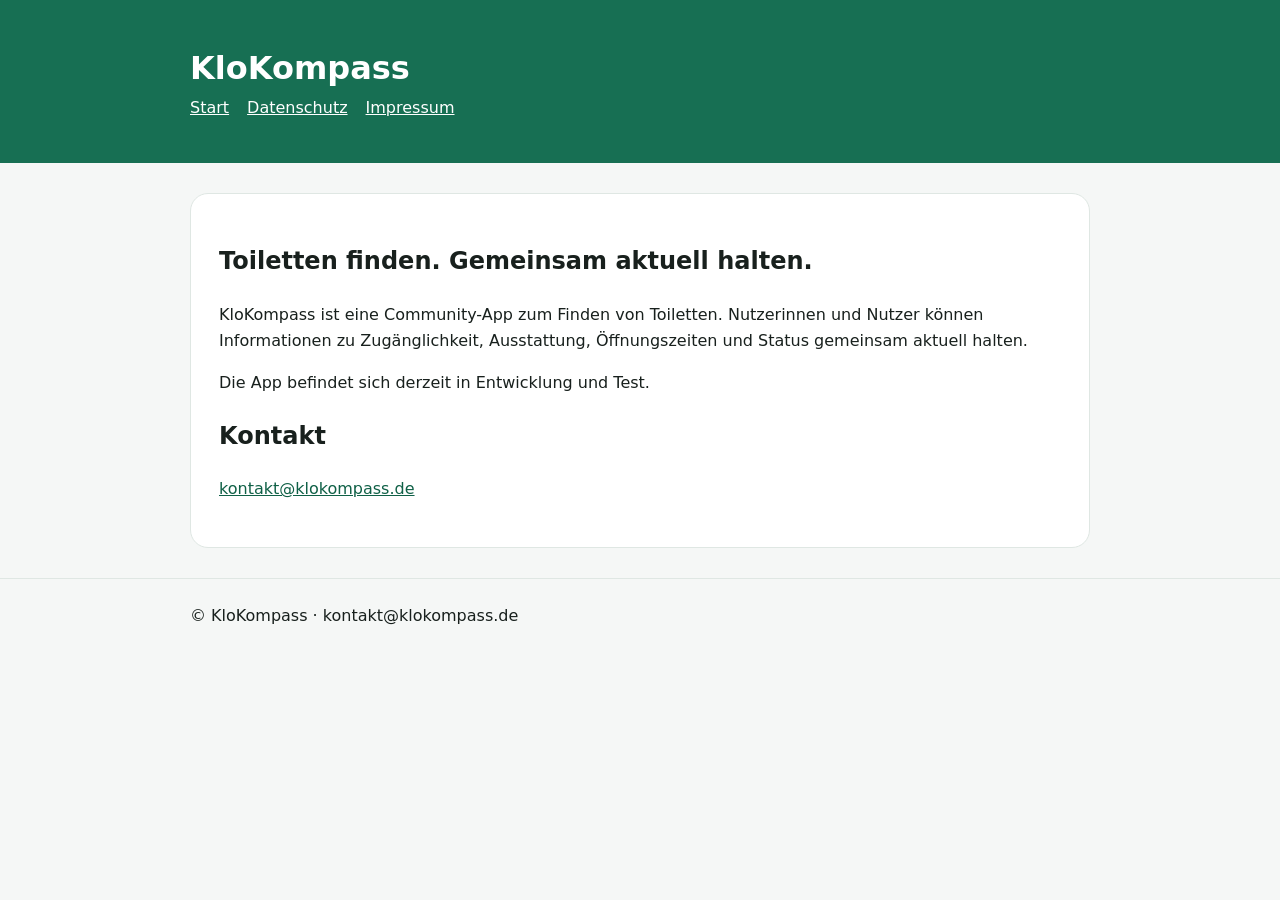
<file: index.html>
<!doctype html><html lang="de"><head><meta charset="utf-8"><meta name="viewport" content="width=device-width,initial-scale=1"><title>KloKompass – Toiletten finden</title><link rel="stylesheet" href="style.css"></head><body><header><div class="wrap"><div class="brand">KloKompass</div><nav><a href="index.html">Start</a><a href="datenschutz.html">Datenschutz</a><a href="impressum.html">Impressum</a></nav></div></header><main class="wrap"><article class="card"><h1>Toiletten finden. Gemeinsam aktuell halten.</h1><p>KloKompass ist eine Community-App zum Finden von Toiletten. Nutzerinnen und Nutzer können Informationen zu Zugänglichkeit, Ausstattung, Öffnungszeiten und Status gemeinsam aktuell halten.</p><p>Die App befindet sich derzeit in Entwicklung und Test.</p><h2>Kontakt</h2><p><a href="mailto:kontakt@klokompass.de">kontakt@klokompass.de</a></p></article></main><footer><div class="wrap">© KloKompass · kontakt@klokompass.de</div></footer></body></html>
</file>
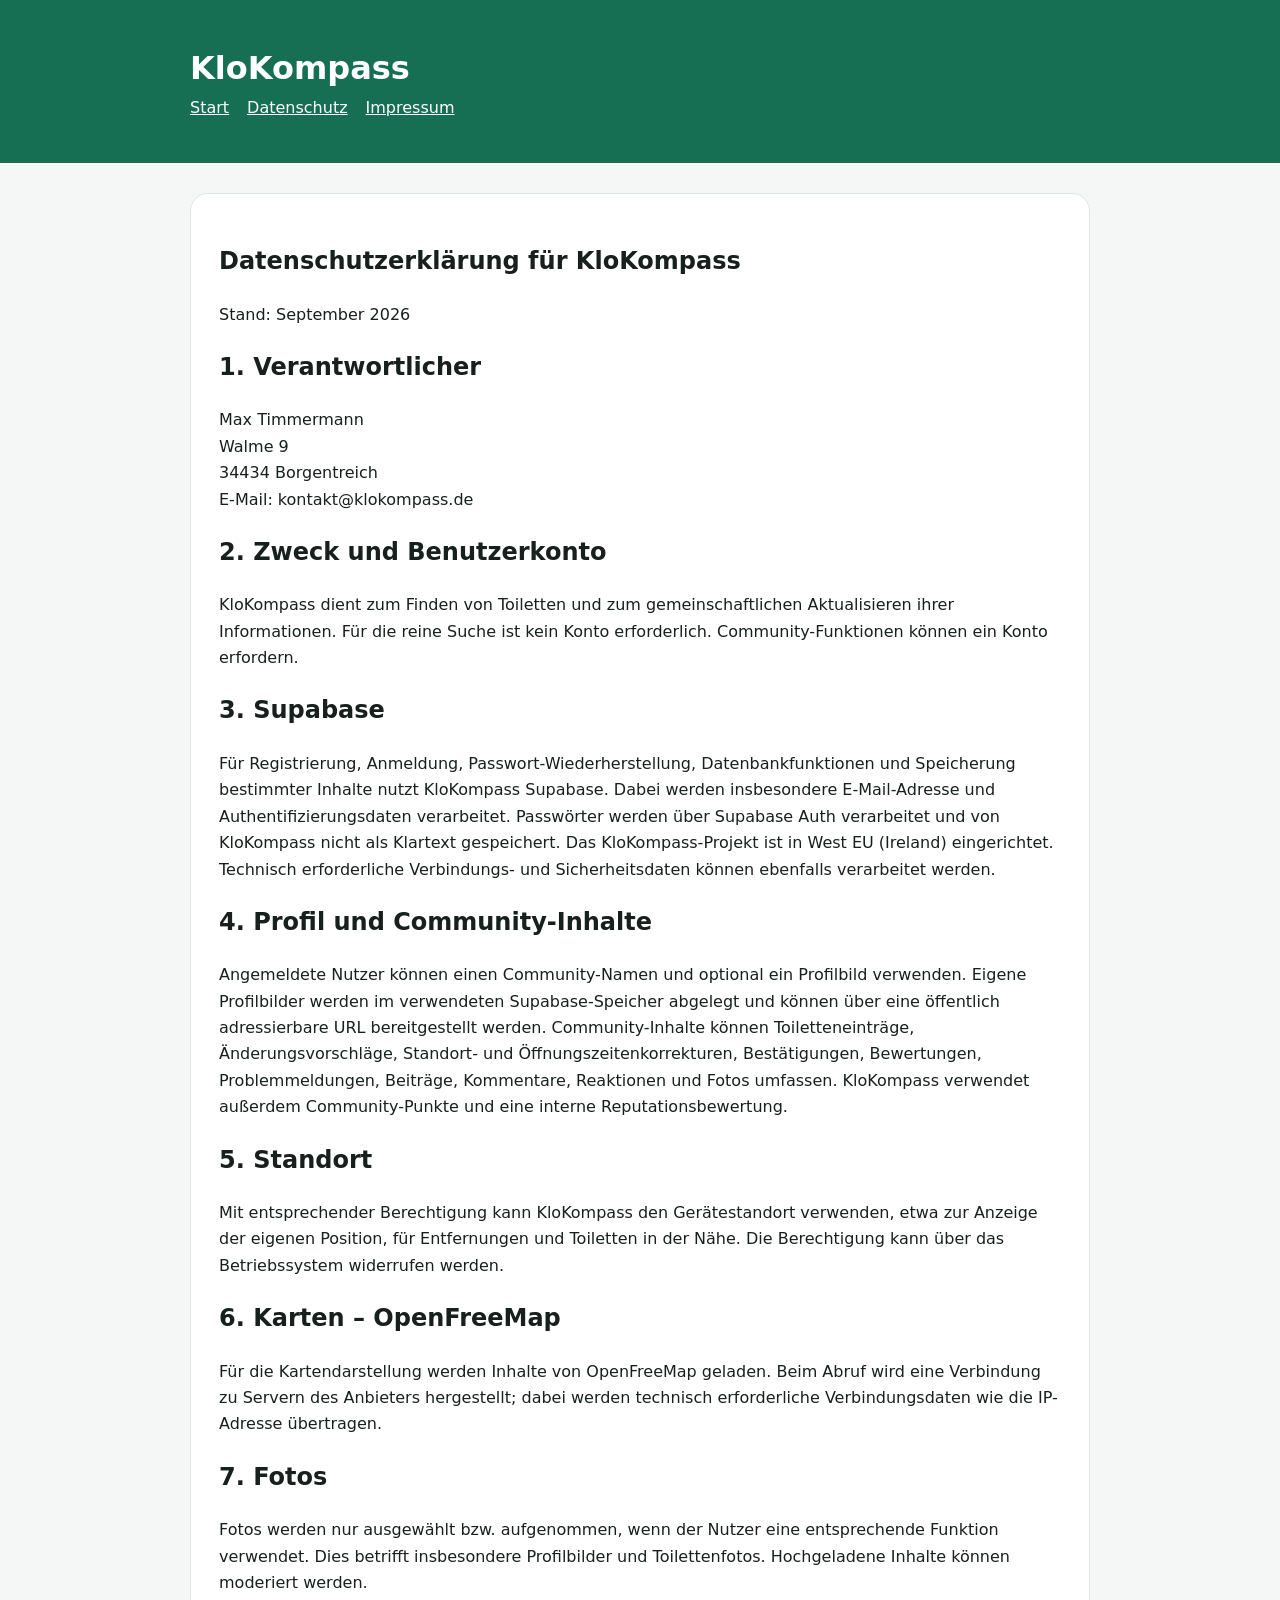
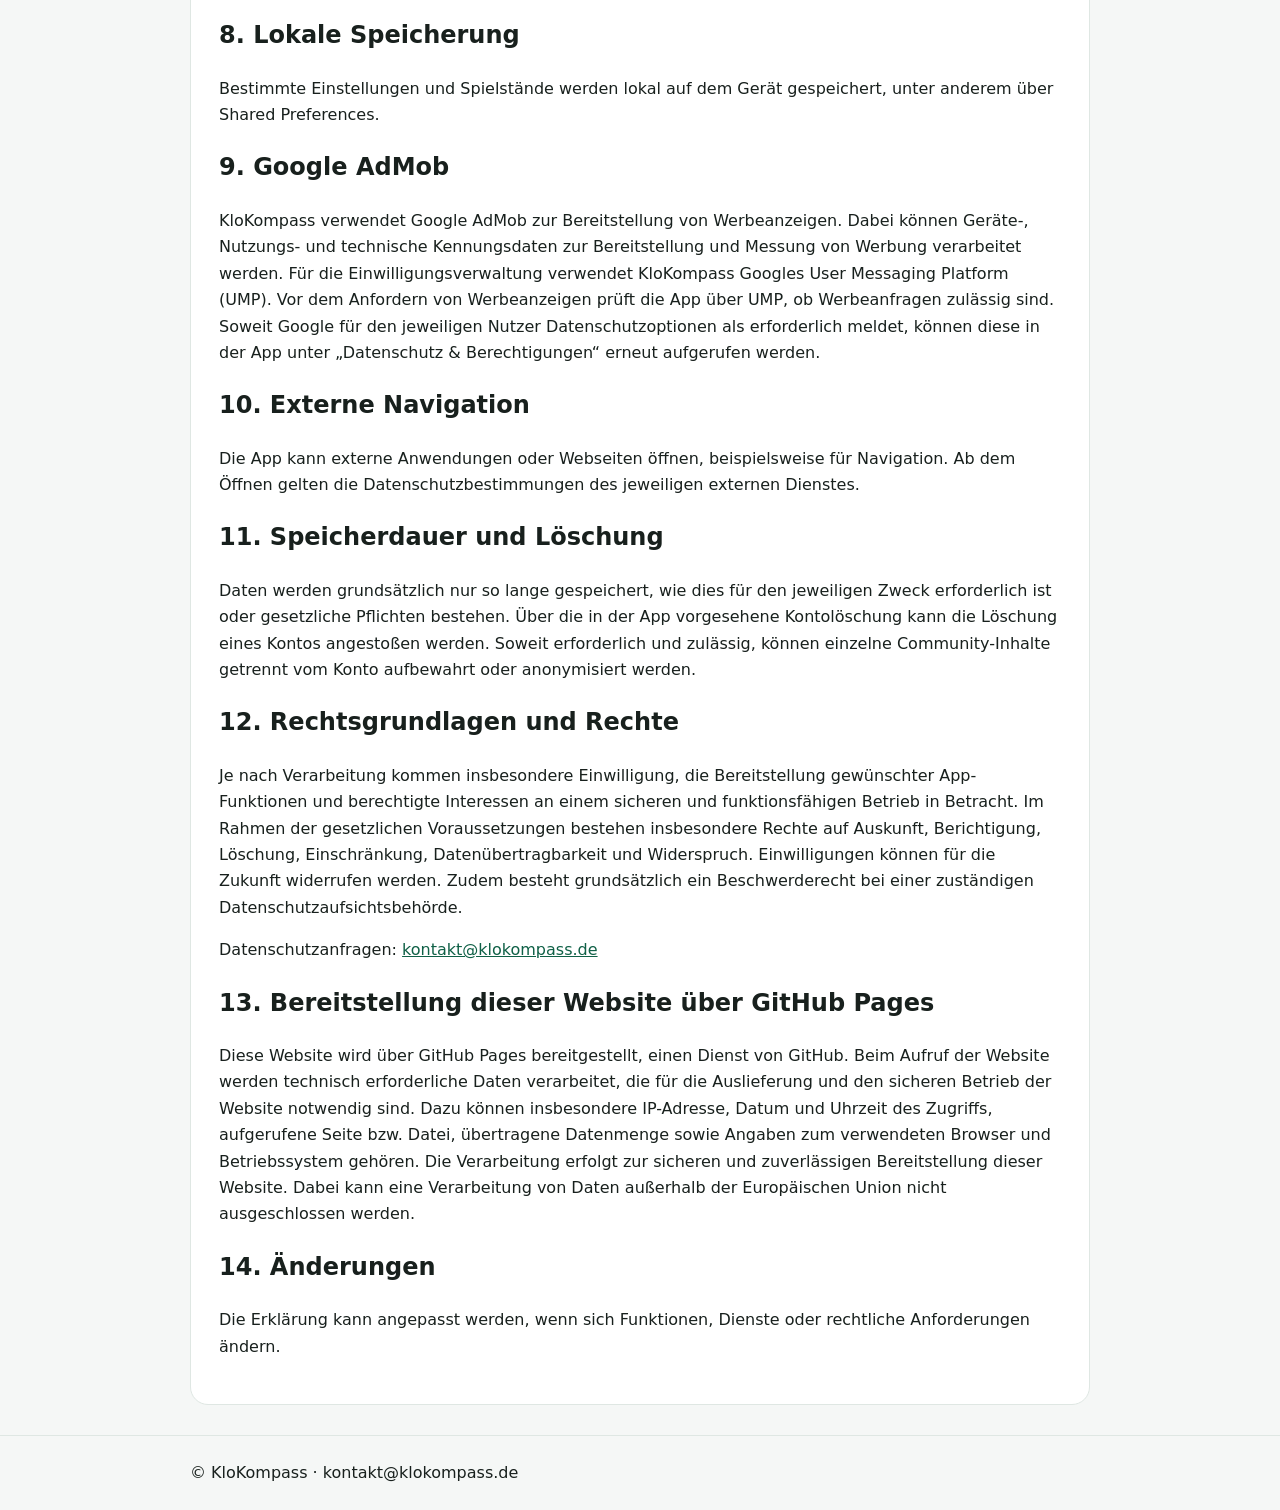
<file: datenschutz.html>
<!doctype html><html lang="de"><head><meta charset="utf-8"><meta name="viewport" content="width=device-width,initial-scale=1"><title>Datenschutzerklärung – KloKompass</title><link rel="stylesheet" href="style.css"></head><body><header><div class="wrap"><div class="brand">KloKompass</div><nav><a href="index.html">Start</a><a href="datenschutz.html">Datenschutz</a><a href="impressum.html">Impressum</a></nav></div></header><main class="wrap"><article class="card"><h1>Datenschutzerklärung für KloKompass</h1><p>Stand: September 2026</p><h2>1. Verantwortlicher</h2><p>Max Timmermann<br>Walme 9<br>34434 Borgentreich<br>E-Mail: kontakt@klokompass.de</p>
<h2>2. Zweck und Benutzerkonto</h2><p>KloKompass dient zum Finden von Toiletten und zum gemeinschaftlichen Aktualisieren ihrer Informationen. Für die reine Suche ist kein Konto erforderlich. Community-Funktionen können ein Konto erfordern.</p>
<h2>3. Supabase</h2><p>Für Registrierung, Anmeldung, Passwort-Wiederherstellung, Datenbankfunktionen und Speicherung bestimmter Inhalte nutzt KloKompass Supabase. Dabei werden insbesondere E-Mail-Adresse und Authentifizierungsdaten verarbeitet. Passwörter werden über Supabase Auth verarbeitet und von KloKompass nicht als Klartext gespeichert. Das KloKompass-Projekt ist in West EU (Ireland) eingerichtet. Technisch erforderliche Verbindungs- und Sicherheitsdaten können ebenfalls verarbeitet werden.</p>
<h2>4. Profil und Community-Inhalte</h2><p>Angemeldete Nutzer können einen Community-Namen und optional ein Profilbild verwenden. Eigene Profilbilder werden im verwendeten Supabase-Speicher abgelegt und können über eine öffentlich adressierbare URL bereitgestellt werden. Community-Inhalte können Toiletteneinträge, Änderungsvorschläge, Standort- und Öffnungszeitenkorrekturen, Bestätigungen, Bewertungen, Problemmeldungen, Beiträge, Kommentare, Reaktionen und Fotos umfassen. KloKompass verwendet außerdem Community-Punkte und eine interne Reputationsbewertung.</p>
<h2>5. Standort</h2><p>Mit entsprechender Berechtigung kann KloKompass den Gerätestandort verwenden, etwa zur Anzeige der eigenen Position, für Entfernungen und Toiletten in der Nähe. Die Berechtigung kann über das Betriebssystem widerrufen werden.</p>
<h2>6. Karten – OpenFreeMap</h2><p>Für die Kartendarstellung werden Inhalte von OpenFreeMap geladen. Beim Abruf wird eine Verbindung zu Servern des Anbieters hergestellt; dabei werden technisch erforderliche Verbindungsdaten wie die IP-Adresse übertragen.</p>
<h2>7. Fotos</h2><p>Fotos werden nur ausgewählt bzw. aufgenommen, wenn der Nutzer eine entsprechende Funktion verwendet. Dies betrifft insbesondere Profilbilder und Toilettenfotos. Hochgeladene Inhalte können moderiert werden.</p>
<h2>8. Lokale Speicherung</h2><p>Bestimmte Einstellungen und Spielstände werden lokal auf dem Gerät gespeichert, unter anderem über Shared Preferences.</p>
<h2>9. Google AdMob</h2><p>KloKompass verwendet Google AdMob zur Bereitstellung von Werbeanzeigen. Dabei können Geräte-, Nutzungs- und technische Kennungsdaten zur Bereitstellung und Messung von Werbung verarbeitet werden. Für die Einwilligungsverwaltung verwendet KloKompass Googles User Messaging Platform (UMP). Vor dem Anfordern von Werbeanzeigen prüft die App über UMP, ob Werbeanfragen zulässig sind. Soweit Google für den jeweiligen Nutzer Datenschutzoptionen als erforderlich meldet, können diese in der App unter „Datenschutz &amp; Berechtigungen“ erneut aufgerufen werden.</p>
<h2>10. Externe Navigation</h2><p>Die App kann externe Anwendungen oder Webseiten öffnen, beispielsweise für Navigation. Ab dem Öffnen gelten die Datenschutzbestimmungen des jeweiligen externen Dienstes.</p>
<h2>11. Speicherdauer und Löschung</h2><p>Daten werden grundsätzlich nur so lange gespeichert, wie dies für den jeweiligen Zweck erforderlich ist oder gesetzliche Pflichten bestehen. Über die in der App vorgesehene Kontolöschung kann die Löschung eines Kontos angestoßen werden. Soweit erforderlich und zulässig, können einzelne Community-Inhalte getrennt vom Konto aufbewahrt oder anonymisiert werden.</p>
<h2>12. Rechtsgrundlagen und Rechte</h2><p>Je nach Verarbeitung kommen insbesondere Einwilligung, die Bereitstellung gewünschter App-Funktionen und berechtigte Interessen an einem sicheren und funktionsfähigen Betrieb in Betracht. Im Rahmen der gesetzlichen Voraussetzungen bestehen insbesondere Rechte auf Auskunft, Berichtigung, Löschung, Einschränkung, Datenübertragbarkeit und Widerspruch. Einwilligungen können für die Zukunft widerrufen werden. Zudem besteht grundsätzlich ein Beschwerderecht bei einer zuständigen Datenschutzaufsichtsbehörde.</p><p>Datenschutzanfragen: <a href="mailto:kontakt@klokompass.de">kontakt@klokompass.de</a></p>
<h2>13. Bereitstellung dieser Website über GitHub Pages</h2><p>Diese Website wird über GitHub Pages bereitgestellt, einen Dienst von GitHub. Beim Aufruf der Website werden technisch erforderliche Daten verarbeitet, die für die Auslieferung und den sicheren Betrieb der Website notwendig sind. Dazu können insbesondere IP-Adresse, Datum und Uhrzeit des Zugriffs, aufgerufene Seite bzw. Datei, übertragene Datenmenge sowie Angaben zum verwendeten Browser und Betriebssystem gehören. Die Verarbeitung erfolgt zur sicheren und zuverlässigen Bereitstellung dieser Website. Dabei kann eine Verarbeitung von Daten außerhalb der Europäischen Union nicht ausgeschlossen werden.</p>
<h2>14. Änderungen</h2><p>Die Erklärung kann angepasst werden, wenn sich Funktionen, Dienste oder rechtliche Anforderungen ändern.</p></article></main><footer><div class="wrap">© KloKompass · kontakt@klokompass.de</div></footer></body></html>
</file>
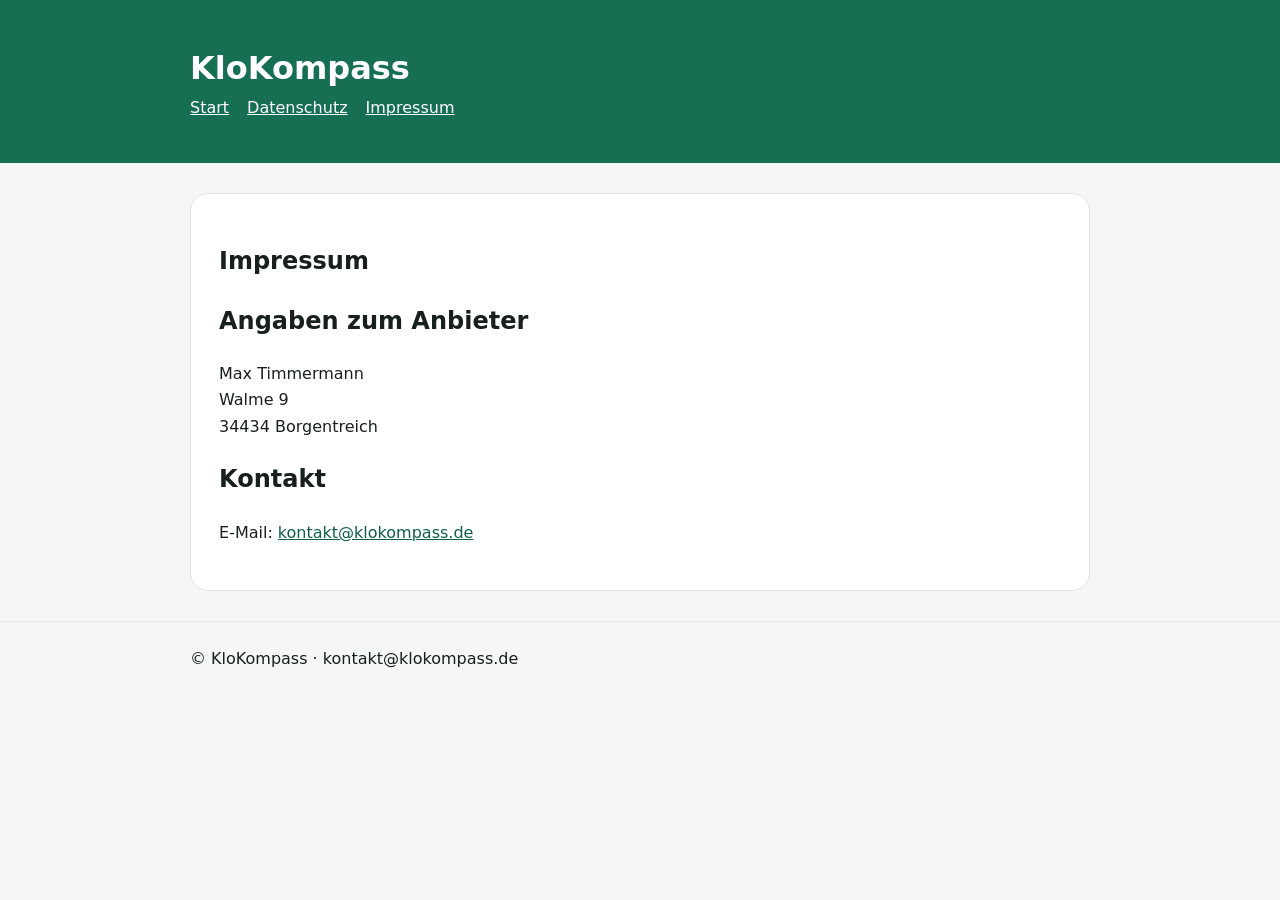
<file: impressum.html>
<!doctype html><html lang="de"><head><meta charset="utf-8"><meta name="viewport" content="width=device-width,initial-scale=1"><title>Impressum – KloKompass</title><link rel="stylesheet" href="style.css"></head><body><header><div class="wrap"><div class="brand">KloKompass</div><nav><a href="index.html">Start</a><a href="datenschutz.html">Datenschutz</a><a href="impressum.html">Impressum</a></nav></div></header><main class="wrap"><article class="card"><h1>Impressum</h1><h2>Angaben zum Anbieter</h2><p>Max Timmermann<br>Walme 9<br>34434 Borgentreich</p><h2>Kontakt</h2><p>E-Mail: <a href="mailto:kontakt@klokompass.de">kontakt@klokompass.de</a></p></article></main><footer><div class="wrap">© KloKompass · kontakt@klokompass.de</div></footer></body></html>
</file>
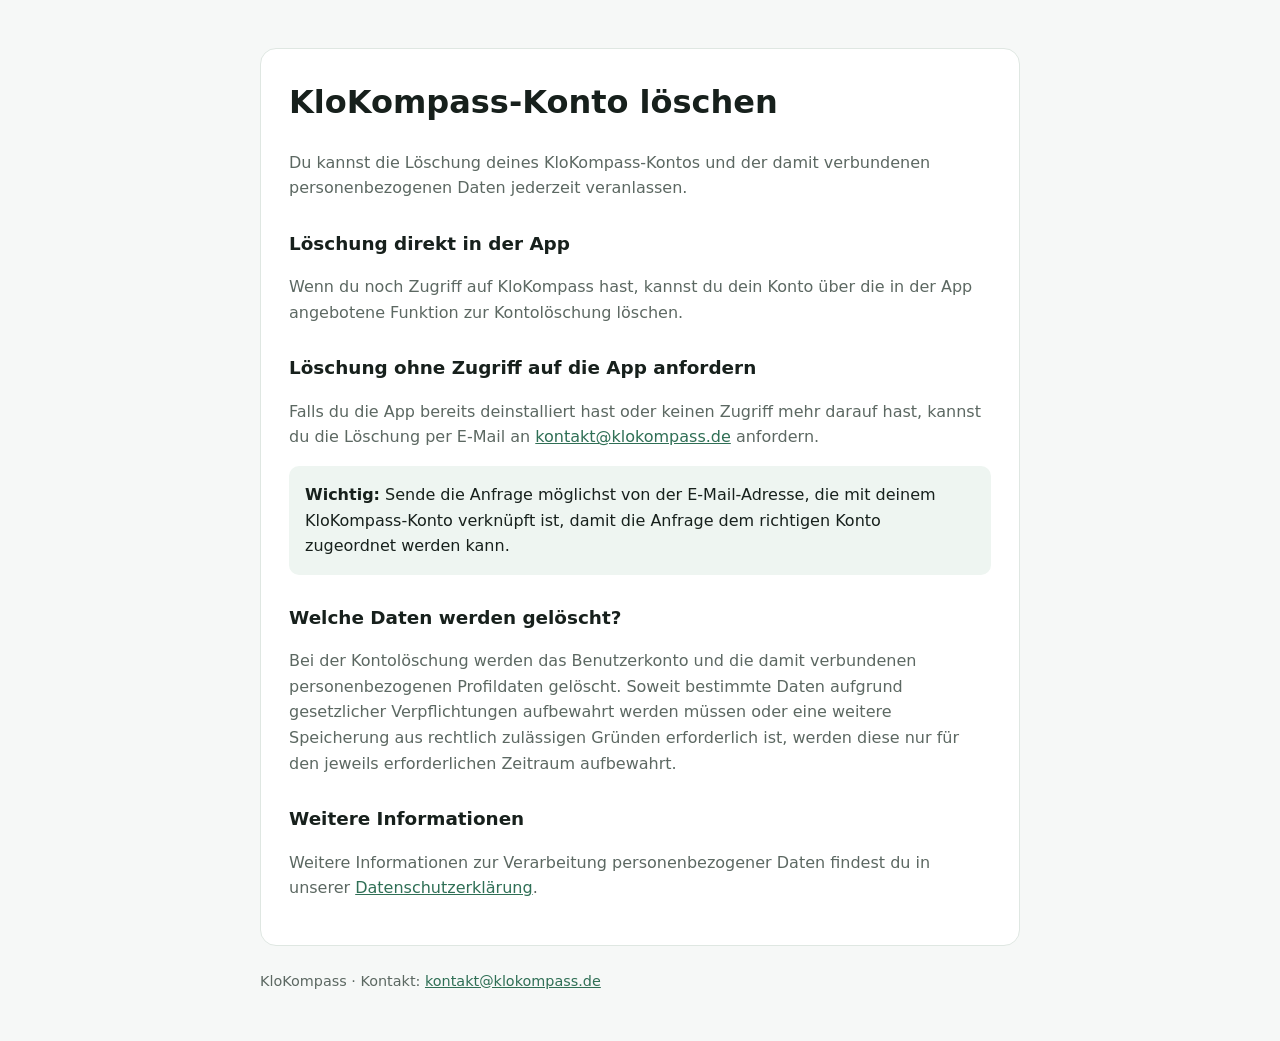
<file: konto-loeschen.html>
<!doctype html>
<html lang="de">
<head>
<meta charset="utf-8"><meta name="viewport" content="width=device-width,initial-scale=1">
<title>KloKompass – Konto löschen</title>
<meta name="description" content="Informationen zur Löschung eines KloKompass-Kontos und der zugehörigen Daten.">
<style>
body{margin:0;font-family:system-ui,-apple-system,"Segoe UI",sans-serif;background:#f6f8f7;color:#17201c;line-height:1.6}
main{max-width:760px;margin:auto;padding:48px 20px}.card{background:#fff;border:1px solid #dfe7e2;border-radius:16px;padding:28px}
h1{margin-top:0}h2{margin-top:28px;font-size:1.15rem}p,li{color:#5c6862}a{color:#2f6f55}.note{padding:16px;background:#eef5f1;border-radius:10px}
footer{margin-top:24px;font-size:.9rem;color:#5c6862}
</style>
</head>
<body><main><div class="card">
<h1>KloKompass-Konto löschen</h1>
<p>Du kannst die Löschung deines KloKompass-Kontos und der damit verbundenen personenbezogenen Daten jederzeit veranlassen.</p>

<h2>Löschung direkt in der App</h2>
<p>Wenn du noch Zugriff auf KloKompass hast, kannst du dein Konto über die in der App angebotene Funktion zur Kontolöschung löschen.</p>

<h2>Löschung ohne Zugriff auf die App anfordern</h2>
<p>Falls du die App bereits deinstalliert hast oder keinen Zugriff mehr darauf hast, kannst du die Löschung per E-Mail an
<a href="mailto:kontakt@klokompass.de?subject=KloKompass%20-%20Konto%20löschen">kontakt@klokompass.de</a> anfordern.</p>

<div class="note"><strong>Wichtig:</strong> Sende die Anfrage möglichst von der E-Mail-Adresse, die mit deinem KloKompass-Konto verknüpft ist, damit die Anfrage dem richtigen Konto zugeordnet werden kann.</div>

<h2>Welche Daten werden gelöscht?</h2>
<p>Bei der Kontolöschung werden das Benutzerkonto und die damit verbundenen personenbezogenen Profildaten gelöscht. Soweit bestimmte Daten aufgrund gesetzlicher Verpflichtungen aufbewahrt werden müssen oder eine weitere Speicherung aus rechtlich zulässigen Gründen erforderlich ist, werden diese nur für den jeweils erforderlichen Zeitraum aufbewahrt.</p>

<h2>Weitere Informationen</h2>
<p>Weitere Informationen zur Verarbeitung personenbezogener Daten findest du in unserer
<a href="https://klokompass.de/datenschutz.html">Datenschutzerklärung</a>.</p>
</div>
<footer>KloKompass · Kontakt: <a href="mailto:kontakt@klokompass.de">kontakt@klokompass.de</a></footer>
</main></body></html>
</file>
<file: style.css>
body{margin:0;font-family:system-ui,sans-serif;background:#f5f7f6;color:#18201d;line-height:1.65}header{background:#176f53;color:white;padding:42px 20px}.wrap{max-width:900px;margin:auto}.brand{font-size:2rem;font-weight:800}nav{display:flex;gap:18px;flex-wrap:wrap}nav a{color:white}main{padding:30px 20px}.card{background:white;border:1px solid #dfe7e3;border-radius:18px;padding:28px}.notice{background:#fff8df;padding:14px;border-radius:10px}.placeholder{background:#ffe5e5;font-weight:bold}a{color:#0f6046}footer{padding:24px 20px;border-top:1px solid #dfe7e3}
</file>
